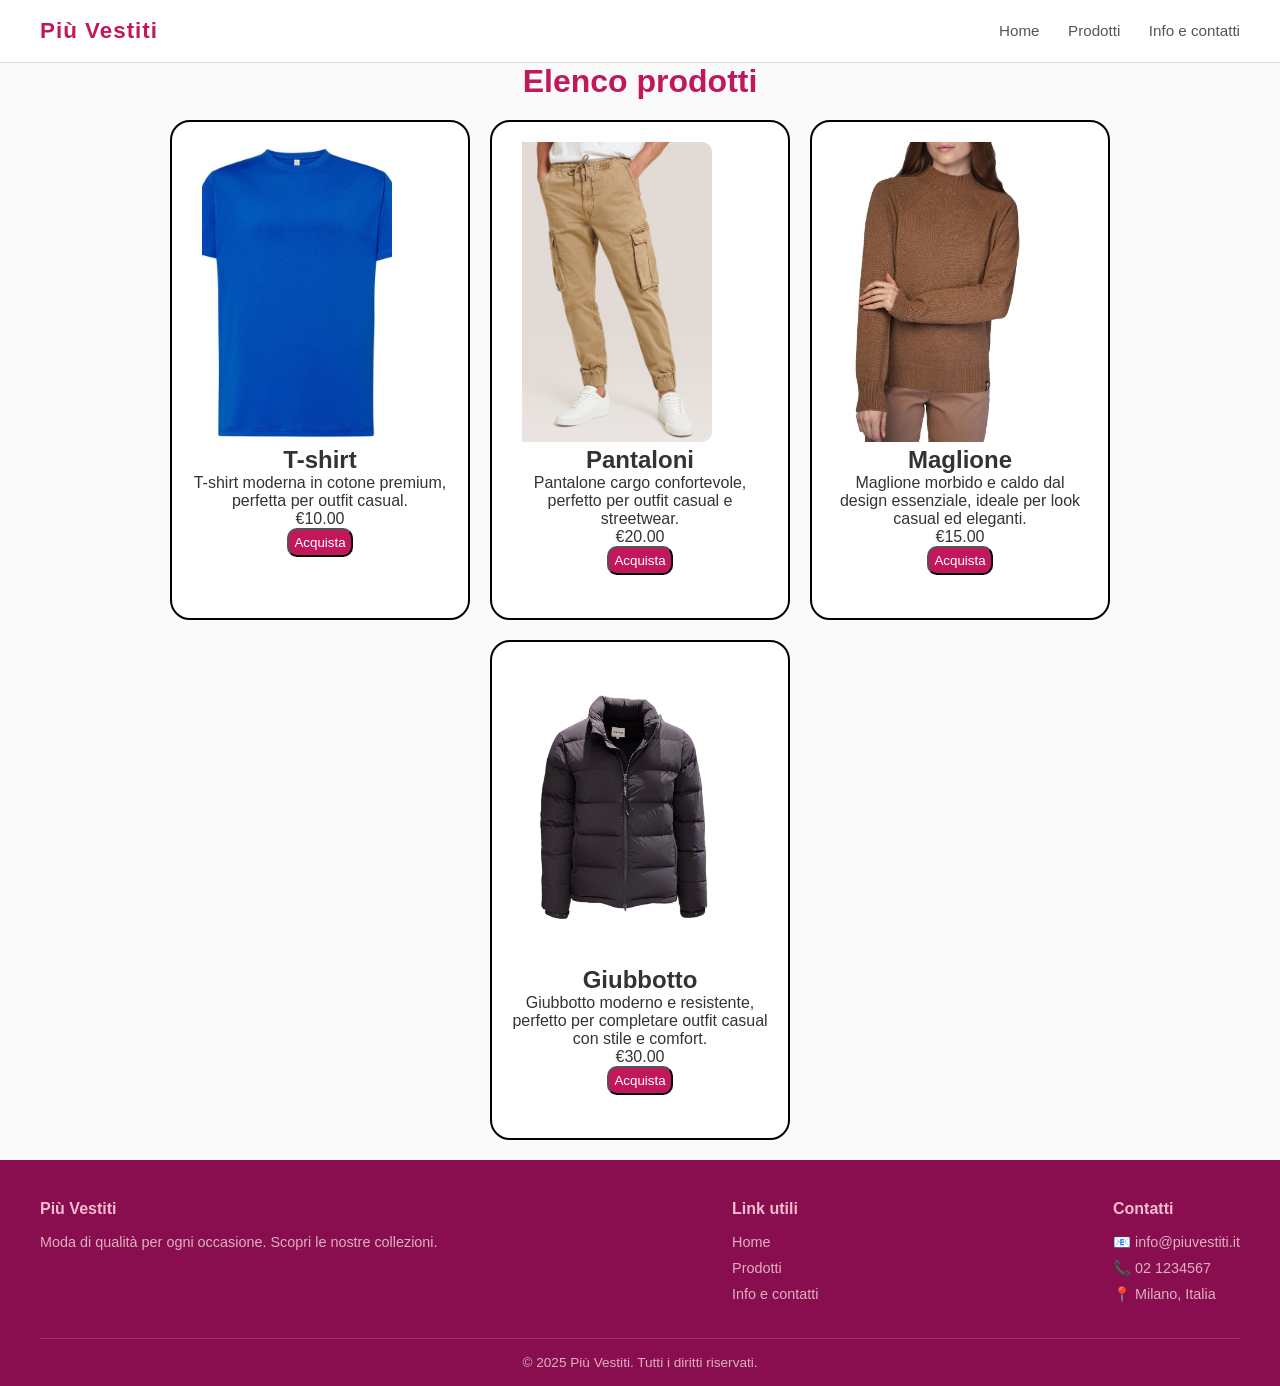
<file: index2.html>
<!DOCTYPE html>

<html>

<head>
    <meta charset="utf-8">
    <meta http-equiv="X-UA-Compatible" content="IE=edge">
    <title></title>
    <meta name="description" content="">
    <meta name="viewport" content="width=device-width, initial-scale=1">
    <link rel="stylesheet" href="./css/style2.css">
    <link rel="stylesheet" href="./css/style.css">
</head>

<body>
    <header id="header">
        <div id="logo">Più Vestiti</div>
        <nav id="menu">
            <a href="./index.html">Home</a>
            <a href="./index2.html">Prodotti</a>
            <a href="./index3.html">Info e contatti</a>
        </nav>
    </header>
    <h1 id="prodotti">Elenco prodotti</h1>
    <div id="contenitoreGenerale">
        <div id="contenitore">
            <div id="card">
                <img class="img" src="tshirt.jpg" alt="tshirt">
                <div id="contenutoCard">
                    <h2 class="titoloCard">T-shirt</h2>
                    <p class="descrizione">T-shirt moderna in cotone premium, perfetta per outfit casual.</p>

                    <p class="prezzo">€10.00</p>

                    <button id="buttonAquista" class="buttonAcquista">Acquista</button>
                </div>
            </div>
        </div>

        <div id="contenitore">
            <div id="card">
                <img class="img" src="pantaloni.jpg" alt="pantaloni">
                <div id="contenutoCard">
                    <h2 class="titoloCard">Pantaloni</h2>
                    <p class="descrizione">Pantalone cargo confortevole, perfetto per outfit casual e streetwear.
                    <p>

                    <p class="prezzo">€20.00</p>

                    <button id="buttonAquista" class="buttonAcquista">Acquista</button>
                </div>
            </div>
        </div>

        <div id="contenitore">
            <div id="card">
                <img class="img" src="maglione.jpeg" alt="maglione">
                <div id="contenutoCard">
                    <h2 class="titoloCard">Maglione</h2>
                    <p class="descrizione">Maglione morbido e caldo dal design essenziale, ideale per look casual ed
                        eleganti.</p>

                    <p class="prezzo">€15.00</p>

                    <button id="buttonAquista" class="buttonAcquista">Acquista</button>
                </div>
            </div>
        </div>

        <div id="contenitore">
            <div id="card">
                <img class="img" src="giubbotto.jpg" alt="giubbotto">
                <div id="contenutoCard">
                    <h2 class="titoloCard">Giubbotto</h2>
                    <p class="descrizione">Giubbotto moderno e resistente, perfetto per completare outfit casual con stile e
                        comfort.</p>

                    <p class="prezzo">€30.00</p>

                    <button id="buttonAquista" class="buttonAcquista">Acquista</button>
                </div>
            </div>
        </div>

    </div>
    <footer id="footer">
        <div id="footer-contenuto">
            <div class="footer-colonna">
                <h4>Più Vestiti</h4>
                <p>Moda di qualità per ogni occasione. Scopri le nostre collezioni.</p>
            </div>
            <div class="footer-colonna">
                <h4>Link utili</h4>
                <a href="/index.html">Home</a>
                <a href="/index2.html">Prodotti</a>
                <a href="/index3.html">Info e contatti</a>
            </div>
            <div class="footer-colonna">
                <h4>Contatti</h4>
                <p>📧 info@piuvestiti.it</p>
                <p>📞 02 1234567</p>
                <p>📍 Milano, Italia</p>
            </div>
        </div>
        <div id="footer-bottom">
            <p>&copy; 2025 Più Vestiti. Tutti i diritti riservati.</p>
        </div>
    </footer>



    <script src=""></script>
</body>

</html>
</file>
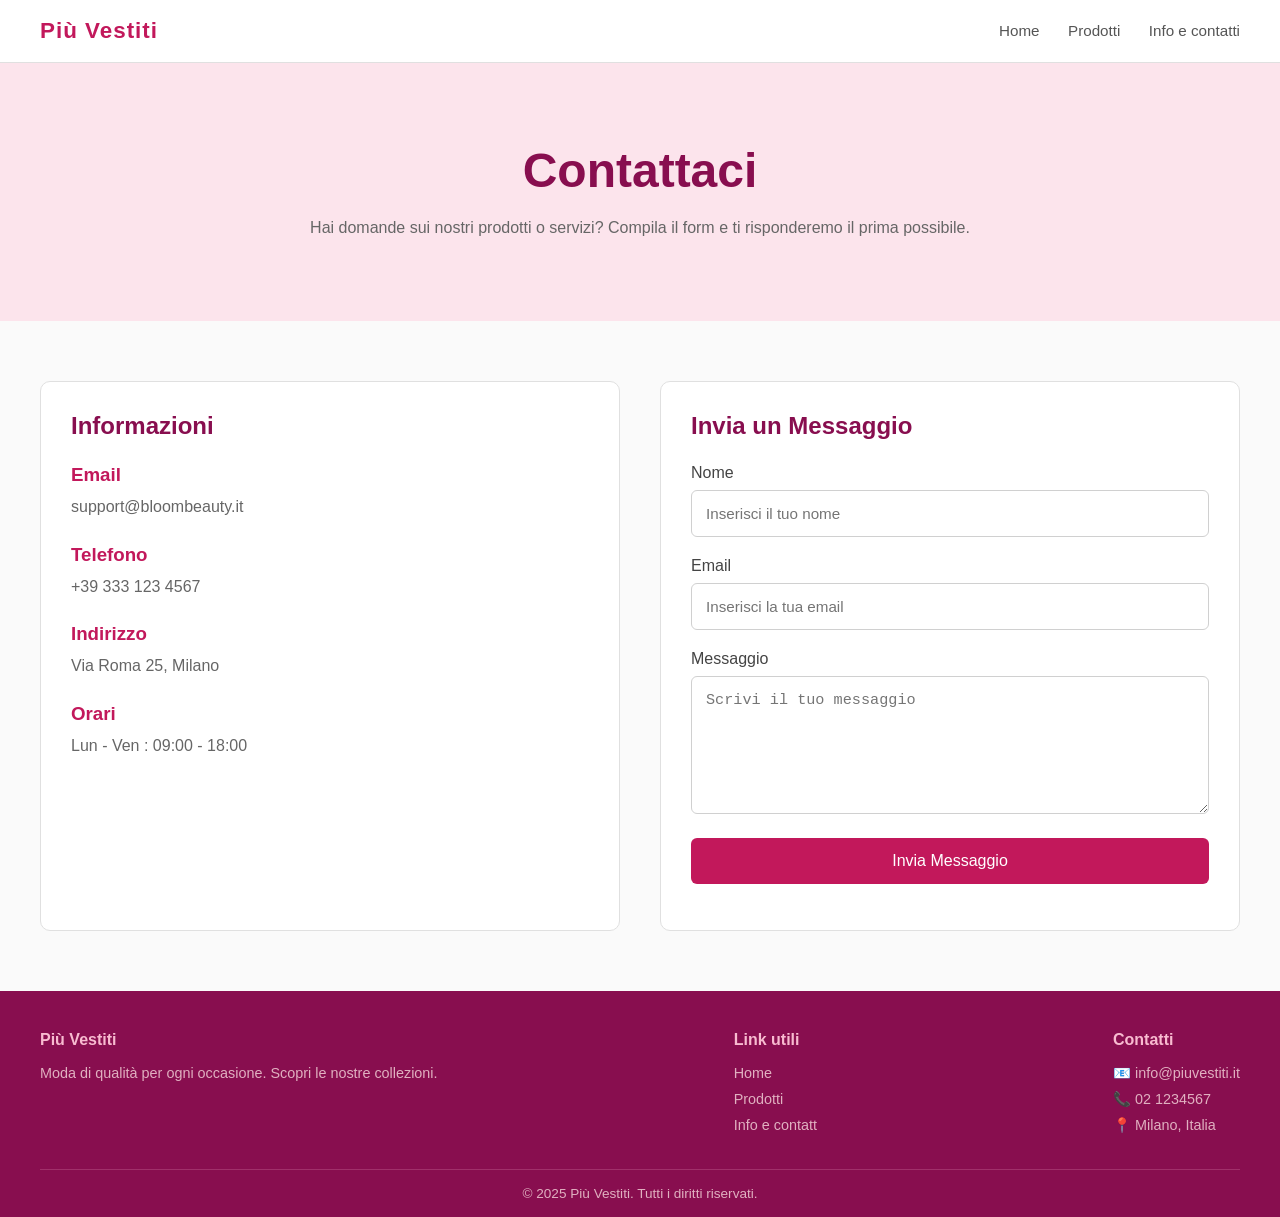
<file: index3.html>
<!DOCTYPE html>

<html>

<head>
    <meta charset="utf-8">
    <meta http-equiv="X-UA-Compatible" content="IE=edge">
    <title></title>
    <meta name="description" content="">
    <meta name="viewport" content="width=device-width, initial-scale=1">
    <link rel="stylesheet" href="./css/style.3.css">
    <link rel="stylesheet" href="./css/style.css">
</head>

<body>
    <header id="header">
        <div id="logo">Più Vestiti</div>
        <nav id="menu">
            <a href="./index.html">Home</a>
            <a href="./index2.html">Prodotti</a>
            <a href="./index3.html">Info e contatti</a>
        </nav>
    </header>
    <main>
        <main>

            <!-- HERO -->
            <section id="hero-contatti">
                <div class="hero-contenuto">
                    <h1>Contattaci</h1>
                    <p>
                        Hai domande sui nostri prodotti o servizi?
                        Compila il form e ti risponderemo il prima possibile.
                    </p>
                </div>
            </section>

            <!-- CONTENUTI -->
            <section id="contatti-container">

                <!-- INFO -->
                <div id="info-box">

                    <h2>Informazioni</h2>

                    <div class="info-item">
                        <h3>Email</h3>
                        <p>support@bloombeauty.it</p>
                    </div>

                    <div class="info-item">
                        <h3>Telefono</h3>
                        <p>+39 333 123 4567</p>
                    </div>

                    <div class="info-item">
                        <h3>Indirizzo</h3>
                        <p>Via Roma 25, Milano</p>
                    </div>

                    <div class="info-item">
                        <h3>Orari</h3>
                        <p>Lun - Ven : 09:00 - 18:00</p>
                    </div>

                </div>

                <!-- FORM -->
                <div id="form-box">

                    <h2>Invia un Messaggio</h2>

                    <form id="contact-form">

                        <div class="form-group">
                            <label for="nome">Nome</label>
                            <input type="text" id="nome" placeholder="Inserisci il tuo nome">
                        </div>

                        <div class="form-group">
                            <label for="email">Email</label>
                            <input type="email" id="email" placeholder="Inserisci la tua email">
                        </div>

                        <div class="form-group">
                            <label for="messaggio">Messaggio</label>
                            <textarea id="messaggio" rows="6" placeholder="Scrivi il tuo messaggio"></textarea>
                        </div>

                        <button type="submit" id="btn-invia">
                            Invia Messaggio
                        </button>

                    </form>

                    <p id="risultato"></p>

                </div>

            </section>

        </main>



    </main>
    <footer id="footer">
        <div id="footer-contenuto">
            <div class="footer-colonna">
                <h4>Più Vestiti</h4>
                <p>Moda di qualità per ogni occasione. Scopri le nostre collezioni.</p>
            </div>
            <div class="footer-colonna">
                <h4>Link utili</h4>
                <a href="/index.html">Home</a>
                <a href="/index2.html">Prodotti</a>
                <a href="/index3.html">Info e contatt</a>
            </div>
            <div class="footer-colonna">
                <h4>Contatti</h4>
                <p>📧 info@piuvestiti.it</p>
                <p>📞 02 1234567</p>
                <p>📍 Milano, Italia</p>
            </div>
        </div>
        <div id="footer-bottom">
            <p>&copy; 2025 Più Vestiti. Tutti i diritti riservati.</p>
        </div>
    </footer>

    <script src="./script/scritp.js"></script>
</body>

</html>
</file>
<file: css/style2.css>
#prodotti {
    color: #c2185b;
    text-align: center;
}

#contenitoreGenerale {
    height: fit-content;
    display: flex;
    flex-direction: row;
    justify-content: center;
    gap: 20px;
    flex-wrap: wrap;
    padding: 20px;
}


#card {
    background-color: white;
    width: 300px;
    height: 500px;
    border: 2px solid black;
    border-radius: 20px;
    padding: 20px;

}

#card:hover {
    transform: scale(1.2);
    transition: 2s;
}

.img {
    padding-left: 10px;
    border-radius: 10px;
    height: 300px;
    width: 200px;
    object-fit: cover;
}

.titoloCard {
    text-align: center;
}

.descrizione {
    text-align: center;
}

.prezzo {
    text-align: center;
}

.buttonAcquista {
    padding: 5px;
    border-radius: 10px;
    color: white;
    background-color: #c2185b;
    display: block;
    margin: 0 auto;
}
</file>
<file: css/style.css>
* {
  box-sizing: border-box;
  margin: 0;
  padding: 0;
}
 
html, body {
  height: 100%;
}
 
body {
  font-family: Arial, sans-serif;
  background-color: #fafafa;
  color: #333;
  display: flex;
  flex-direction: column;
  min-height: 100vh;
}
 
main {
  flex: 1;
}
 
/* ===== HEADER ===== */
#header {
  background-color: #fff;
  border-bottom: 1px solid #e0e0e0;
  padding: 18px 40px;
  display: flex;
  justify-content: space-between;
  align-items: center;
}
 
#logo {
  font-size: 1.4rem;
  font-weight: bold;
  color: #c2185b;
  letter-spacing: 1px;
}
 
#menu a {
  text-decoration: none;
  color: #555;
  margin-left: 24px;
  font-size: 0.95rem;
}
 
#menu a:hover {
  color: #c2185b;
}
 
/* ===== BANNER PRINCIPALE ===== */
#banner {
  background-color: #fce4ec;
  padding: 80px 40px;
  text-align: center;
}
 
#banner-contenuto h1 {
  font-size: 3rem;
  color: #880e4f;
  margin-bottom: 16px;
}
 
#banner-contenuto p {
  font-size: 1.15rem;
  color: #666;
  margin-bottom: 30px;
}
 
.btn-banner {
  display: inline-block;
  padding: 14px 32px;
  background-color: #c2185b;
  color: white;
  text-decoration: none;
  border-radius: 6px;
  font-size: 1rem;
}
 
.btn-banner:hover {
  background-color: #880e4f;
}
 
/* ===== SEZIONE CATEGORIE ===== */
#categorie {
  padding: 60px 40px;
  text-align: center;
  background-image: url(../img/banner.jpg);
  background-size: cover;
  background-position: center;
  background-repeat: no-repeat;
}
 
#categorie h2 {
  font-size: 1.8rem;
  color: #333;
  margin-bottom: 36px;
}
 
#griglia-categorie {
  display: flex;
  flex-wrap: wrap;
  gap: 24px;
  justify-content: center;
}
 
.card-categoria {
  background-color: #fff;
  border: 3px solid #3f3232;
  border-radius: 20px;
  padding: 30px 24px;
  width: 200px;
  text-align: center;
}
 
.card-categoria:hover {
  border-color: #ec0c66;
  transform: scale(1.2);
  transition: 1s;

}
 
.card-icona {
  font-size: 2.5rem;
  margin-bottom: 12px;
}
 
.card-categoria h3 {
  font-size: 1.1rem;
  color: #333;
  margin-bottom: 8px;
}
 
.card-categoria p {
  font-size: 0.85rem;
  color: #888;
  line-height: 1.5;
}
 
/* ===== BANNER SECONDARIO ===== */
#banner-secondario {
  background-color: #f8bbd0;
  padding: 60px 40px;
  text-align: center;
}
 
#banner-secondario h2 {
  font-size: 1.8rem;
  color: #880e4f;
  margin-bottom: 12px;
}
 
#banner-secondario p {
  font-size: 1rem;
  color: #666;
  margin-bottom: 24px;
}
 
.btn-secondario {
  display: inline-block;
  padding: 12px 28px;
  background-color: #880e4f;
  color: white;
  text-decoration: none;
  border-radius: 6px;
  font-size: 0.95rem;
}
 
.btn-secondario:hover {
  background-color: #c2185b;
}
 
/* ===== RESPONSIVE ===== */
@media (max-width: 600px) {
 
  #header {
    flex-direction: column;
    gap: 12px;
    padding: 16px 20px;
    text-align: center;
  }
 
  #menu a {
    margin: 0 10px;
  }
 
  #banner {
    padding: 50px 20px;
  }
 
  #banner-contenuto h1 {
    font-size: 2rem;
  }
 
  #categorie {
    padding: 40px 20px;
  }
 
  .card-categoria {
    width: 100%;
  }
 
  #banner-secondario {
    padding: 40px 20px;
  }
}
 
 
/* ===== FOOTER ===== */
#footer {
  background-color: #880e4f;
  color: #fff;
  padding: 40px 40px 0;
}
 
#footer-contenuto {
  display: flex;
  flex-wrap: wrap;
  gap: 40px;
  justify-content: space-between;
  padding-bottom: 30px;
  border-bottom: 1px solid #a0306a;
}
 
.footer-colonna h4 {
  font-size: 1rem;
  margin-bottom: 12px;
  color: #f8bbd0;
}
 
.footer-colonna p {
  font-size: 0.9rem;
  color: #e0b0c0;
  line-height: 1.8;
}
 
.footer-colonna a {
  display: block;
  text-decoration: none;
  color: #e0b0c0;
  font-size: 0.9rem;
  line-height: 1.8;
}
 
.footer-colonna a:hover {
  color: #fff;
}
 
#footer-bottom {
  text-align: center;
  padding: 16px 0;
  font-size: 0.85rem;
  color: #e0b0c0;
}
 
@media (max-width: 600px) {
  #footer {
    padding: 30px 20px 0;
  }
 
  #footer-contenuto {
    flex-direction: column;
    gap: 24px;
  }
}
</file>
<file: css/style.3.css>
/* ===== HERO CONTATTI ===== */

#hero-contatti {
  background-color: #fce4ec;
  padding: 80px 20px;
  text-align: center;
}

.hero-contenuto h1 {
  font-size: 3rem;
  color: #880e4f;
  margin-bottom: 16px;
}

.hero-contenuto p {
  max-width: 700px;
  margin: auto;
  line-height: 1.7;
  color: #666;
}

/* ===== CONTENITORE CONTATTI ===== */

#contatti-container {
  display: flex;
  gap: 40px;
  padding: 60px 40px;
  flex-wrap: wrap;
}

/* ===== BOX INFO ===== */

#info-box {
  flex: 1;
  min-width: 280px;
  background-color: #fff;
  padding: 30px;
  border-radius: 10px;
  border: 1px solid #e0e0e0;
}

#info-box h2 {
  color: #880e4f;
  margin-bottom: 24px;
}

.info-item {
  margin-bottom: 24px;
}

.info-item h3 {
  margin-bottom: 8px;
  color: #c2185b;
}

.info-item p {
  color: #666;
  line-height: 1.6;
}

/* ===== FORM ===== */

#form-box {
  flex: 1;
  min-width: 320px;
  background-color: #fff;
  padding: 30px;
  border-radius: 10px;
  border: 1px solid #e0e0e0;
}

#form-box h2 {
  color: #880e4f;
  margin-bottom: 24px;
}

.form-group {
  margin-bottom: 20px;
}

.form-group label {
  display: block;
  margin-bottom: 8px;
  color: #444;
}

.form-group input,
.form-group textarea {
  width: 100%;
  padding: 14px;
  border: 1px solid #d0d0d0;
  border-radius: 6px;
  outline: none;
  font-size: 0.95rem;
}

.form-group input:focus,
.form-group textarea:focus {
  border-color: #c2185b;
}

#btn-invia {
  width: 100%;
  border: none;
  padding: 14px;
  background-color: #c2185b;
  color: white;
  border-radius: 6px;
  font-size: 1rem;
  cursor: pointer;
}

#btn-invia:hover {
  background-color: #880e4f;
}

#risultato {
  margin-top: 16px;
  font-weight: bold;
}

/* ===== RESPONSIVE ===== */

@media (max-width: 768px) {

  .hero-contenuto h1 {
    font-size: 2rem;
  }

  #contatti-container {
    padding: 40px 20px;
  }

}
</file>
